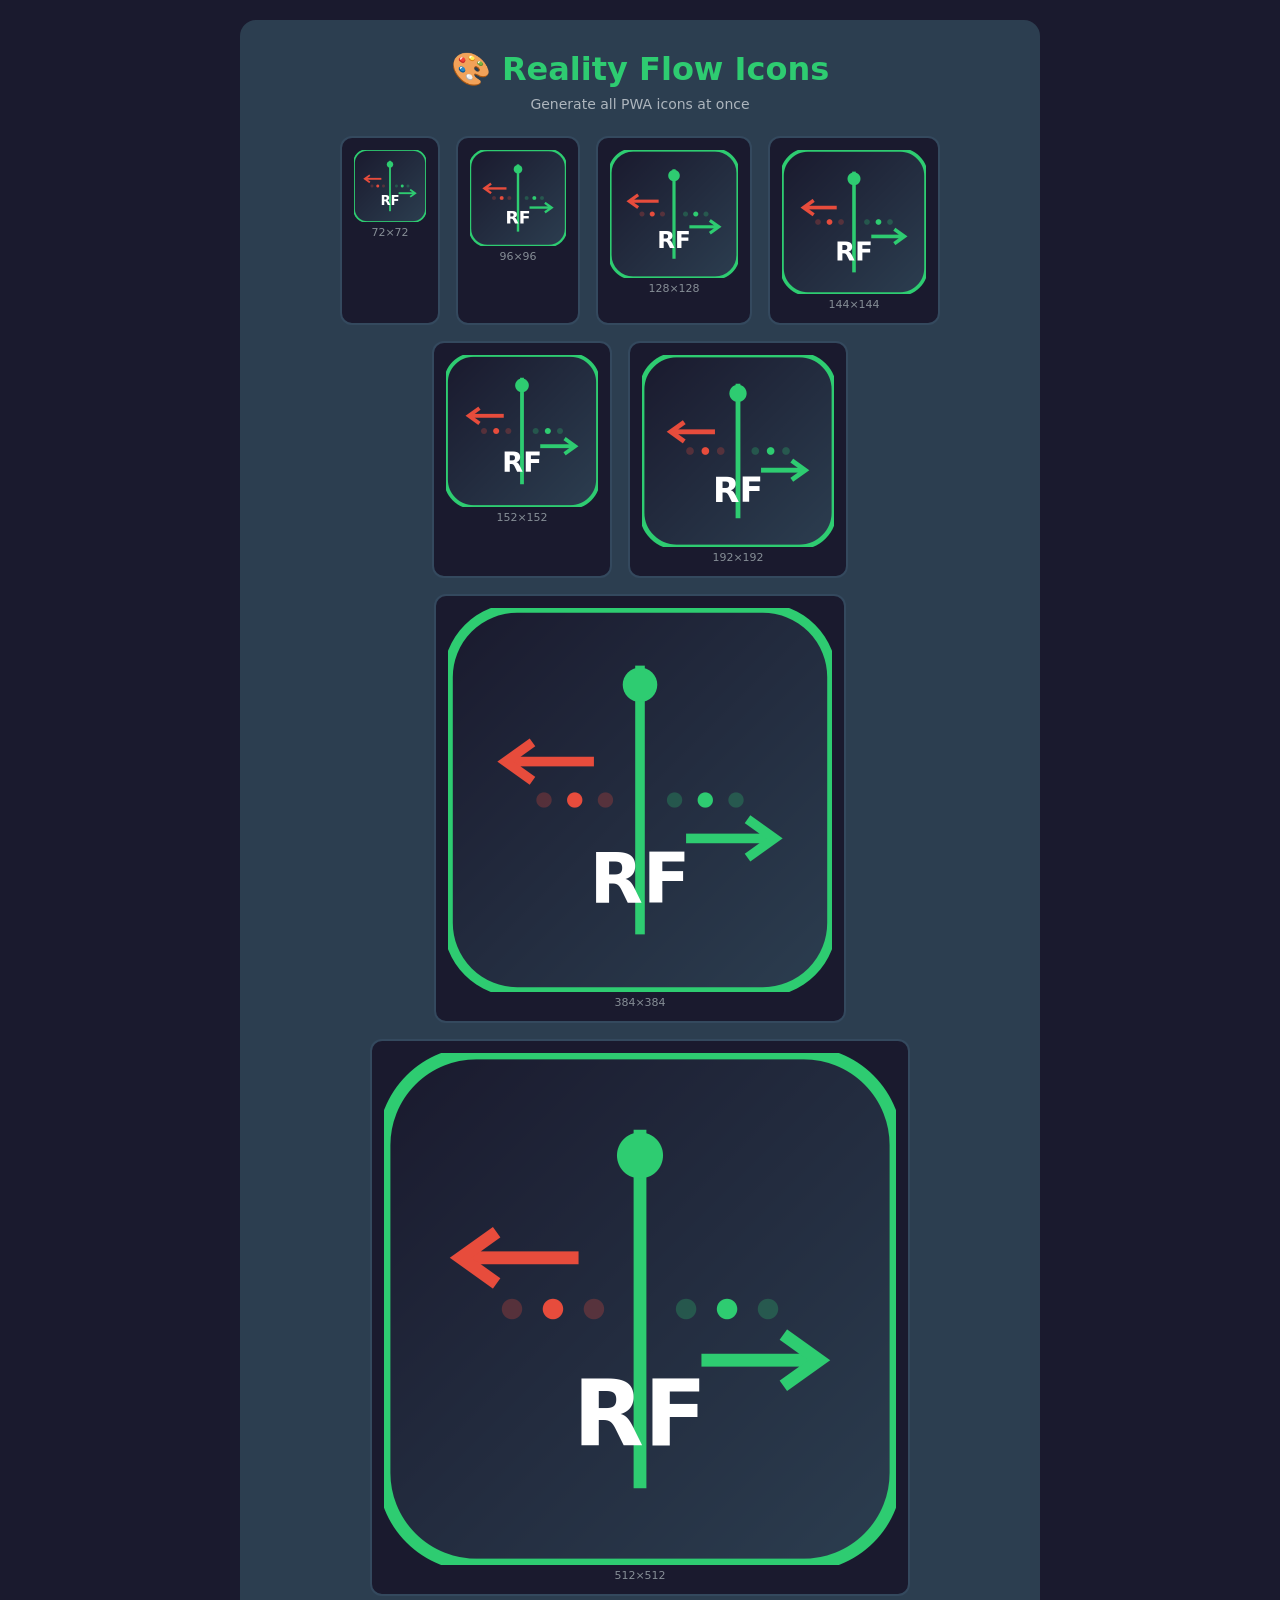
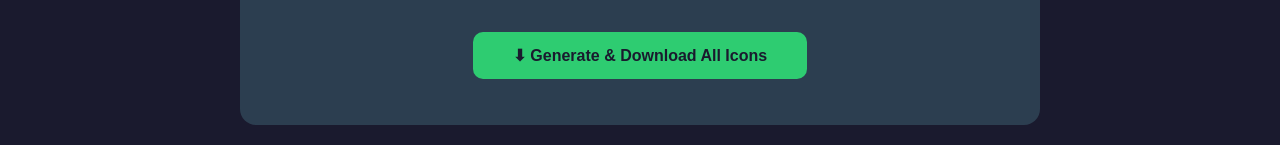
<file: icons/icon-generator.html>
<!DOCTYPE html>
<html lang="en">
<head>
    <meta charset="UTF-8">
    <meta name="viewport" content="width=device-width, initial-scale=1.0">
    <title>Reality Flow - Icon Generator</title>
    <style>
        * { margin: 0; padding: 0; box-sizing: border-box; }
        body {
            font-family: system-ui, -apple-system, sans-serif;
            background: #1a1a2e;
            color: white;
            display: flex;
            justify-content: center;
            align-items: center;
            min-height: 100vh;
            padding: 20px;
        }
        .container {
            background: #2c3e50;
            border-radius: 16px;
            padding: 30px;
            max-width: 800px;
            width: 100%;
            text-align: center;
        }
        h1 { color: #2ecc71; margin-bottom: 8px; }
        .subtitle { color: #adb5bd; margin-bottom: 24px; font-size: 14px; }
        .icon-preview {
            display: flex;
            flex-wrap: wrap;
            justify-content: center;
            gap: 16px;
            margin: 20px 0;
        }
        .icon-item {
            background: #1a1a2e;
            border-radius: 12px;
            padding: 12px;
            text-align: center;
            border: 2px solid #34495e;
        }
        .icon-item canvas {
            display: block;
            margin: 0 auto;
            border-radius: 8px;
        }
        .icon-item .size {
            font-size: 11px;
            color: #868e96;
            margin-top: 4px;
        }
        .download-btn {
            background: #2ecc71;
            color: #1a1a2e;
            border: none;
            padding: 14px 40px;
            border-radius: 10px;
            font-size: 16px;
            font-weight: 600;
            cursor: pointer;
            transition: all 0.3s;
            margin-top: 16px;
        }
        .download-btn:hover {
            background: #27ae60;
            transform: scale(1.02);
        }
        .progress {
            margin-top: 16px;
            color: #f39c12;
            font-size: 14px;
        }
        .zip-info {
            background: #1a1a2e;
            padding: 16px;
            border-radius: 8px;
            margin-top: 16px;
            text-align: left;
            font-size: 13px;
            color: #adb5bd;
            display: none;
        }
        .zip-info code {
            color: #2ecc71;
            background: #0f0f1a;
            padding: 2px 8px;
            border-radius: 4px;
            font-size: 12px;
        }
        .success {
            color: #2ecc71;
            font-weight: 600;
            display: none;
            margin-top: 12px;
        }
    </style>
</head>
<body>
    <div class="container">
        <h1>🎨 Reality Flow Icons</h1>
        <p class="subtitle">Generate all PWA icons at once</p>
        
        <div id="iconPreview" class="icon-preview"></div>
        
        <button id="generateBtn" class="download-btn">⬇ Generate & Download All Icons</button>
        <div id="progress" class="progress"></div>
        <div id="success" class="success">✅ All icons generated successfully!</div>
        <div id="zipInfo" class="zip-info"></div>
    </div>

    <script>
        const SIZES = [72, 96, 128, 144, 152, 192, 384, 512];
        
        function drawIcon(canvas, size) {
            const ctx = canvas.getContext('2d');
            const dpr = 2;
            canvas.width = size * dpr;
            canvas.height = size * dpr;
            canvas.style.width = size + 'px';
            canvas.style.height = size + 'px';
            ctx.scale(dpr, dpr);
            
            // Background - gradient
            const gradient = ctx.createLinearGradient(0, 0, size, size);
            gradient.addColorStop(0, '#1a1a2e');
            gradient.addColorStop(1, '#2c3e50');
            ctx.fillStyle = gradient;
            ctx.beginPath();
            ctx.roundRect(0, 0, size, size, size * 0.18);
            ctx.fill();
            
            // Border
            ctx.strokeStyle = '#2ecc71';
            ctx.lineWidth = size * 0.025;
            ctx.beginPath();
            ctx.roundRect(0, 0, size, size, size * 0.18);
            ctx.stroke();
            
            // Timeline line (center)
            ctx.beginPath();
            ctx.moveTo(size * 0.5, size * 0.15);
            ctx.lineTo(size * 0.5, size * 0.85);
            ctx.strokeStyle = '#2ecc71';
            ctx.lineWidth = size * 0.025;
            ctx.stroke();
            
            // Origin dot
            ctx.beginPath();
            ctx.arc(size * 0.5, size * 0.2, size * 0.045, 0, Math.PI * 2);
            ctx.fillStyle = '#2ecc71';
            ctx.fill();
            
            // Left arrow (friction)
            ctx.beginPath();
            ctx.moveTo(size * 0.15, size * 0.4);
            ctx.lineTo(size * 0.38, size * 0.4);
            ctx.strokeStyle = '#e74c3c';
            ctx.lineWidth = size * 0.025;
            ctx.stroke();
            ctx.beginPath();
            ctx.moveTo(size * 0.22, size * 0.35);
            ctx.lineTo(size * 0.15, size * 0.4);
            ctx.lineTo(size * 0.22, size * 0.45);
            ctx.strokeStyle = '#e74c3c';
            ctx.lineWidth = size * 0.025;
            ctx.stroke();
            
            // Right arrow (support)
            ctx.beginPath();
            ctx.moveTo(size * 0.85, size * 0.6);
            ctx.lineTo(size * 0.62, size * 0.6);
            ctx.strokeStyle = '#2ecc71';
            ctx.lineWidth = size * 0.025;
            ctx.stroke();
            ctx.beginPath();
            ctx.moveTo(size * 0.78, size * 0.55);
            ctx.lineTo(size * 0.85, size * 0.6);
            ctx.lineTo(size * 0.78, size * 0.65);
            ctx.strokeStyle = '#2ecc71';
            ctx.lineWidth = size * 0.025;
            ctx.stroke();
            
            // Small indicators
            // Friction dots (left)
            for (let i = 0; i < 3; i++) {
                ctx.beginPath();
                ctx.arc(size * 0.25 + i * size * 0.08, size * 0.5, size * 0.02, 0, Math.PI * 2);
                ctx.fillStyle = i === 1 ? '#e74c3c' : '#e74c3c44';
                ctx.fill();
            }
            
            // Support dots (right)
            for (let i = 0; i < 3; i++) {
                ctx.beginPath();
                ctx.arc(size * 0.75 - i * size * 0.08, size * 0.5, size * 0.02, 0, Math.PI * 2);
                ctx.fillStyle = i === 1 ? '#2ecc71' : '#2ecc7144';
                ctx.fill();
            }
            
            // "RF" text
            ctx.fillStyle = 'white';
            ctx.font = `bold ${size * 0.18}px system-ui, sans-serif`;
            ctx.textAlign = 'center';
            ctx.textBaseline = 'middle';
            ctx.fillText('RF', size * 0.5, size * 0.72);
        }

        // Polyfill roundRect if needed
        if (!CanvasRenderingContext2D.prototype.roundRect) {
            CanvasRenderingContext2D.prototype.roundRect = function(x, y, w, h, r) {
                if (r > w/2) r = w/2;
                if (r > h/2) r = h/2;
                this.moveTo(x + r, y);
                this.lineTo(x + w - r, y);
                this.quadraticCurveTo(x + w, y, x + w, y + r);
                this.lineTo(x + w, y + h - r);
                this.quadraticCurveTo(x + w, y + h, x + w - r, y + h);
                this.lineTo(x + r, y + h);
                this.quadraticCurveTo(x, y + h, x, y + h - r);
                this.lineTo(x, y + r);
                this.quadraticCurveTo(x, y, x + r, y);
            };
        }

        function previewIcons() {
            const container = document.getElementById('iconPreview');
            container.innerHTML = '';
            SIZES.forEach(size => {
                const div = document.createElement('div');
                div.className = 'icon-item';
                const canvas = document.createElement('canvas');
                canvas.id = `preview-${size}`;
                drawIcon(canvas, size);
                const label = document.createElement('div');
                label.className = 'size';
                label.textContent = `${size}×${size}`;
                div.appendChild(canvas);
                div.appendChild(label);
                container.appendChild(div);
            });
        }

        async function generateAndDownload() {
            const btn = document.getElementById('generateBtn');
            const progress = document.getElementById('progress');
            const success = document.getElementById('success');
            const zipInfo = document.getElementById('zipInfo');
            
            btn.disabled = true;
            btn.textContent = '⏳ Generating...';
            progress.textContent = 'Creating icons...';
            
            try {
                // Create all icons
                const icons = {};
                for (let i = 0; i < SIZES.length; i++) {
                    const size = SIZES[i];
                    progress.textContent = `Generating ${size}×${size}... (${i + 1}/${SIZES.length})`;
                    
                    const canvas = document.createElement('canvas');
                    drawIcon(canvas, size);
                    
                    // Export as PNG
                    const dataUrl = canvas.toDataURL('image/png');
                    const blob = await fetch(dataUrl).then(r => r.blob());
                    const base64 = await blobToBase64(blob);
                    icons[`icon-${size}.png`] = base64;
                }
                
                // Create a simple HTML manifest for manual download
                const manifest = {
                    name: 'Reality Flow',
                    short_name: 'RealityFlow',
                    description: 'Track your venture\'s interaction with reality',
                    start_url: '/',
                    display: 'standalone',
                    orientation: 'portrait',
                    background_color: '#1a1a2e',
                    theme_color: '#1a1a2e',
                    icons: SIZES.map(size => ({
                        src: `icons/icon-${size}.png`,
                        sizes: `${size}x${size}`,
                        type: 'image/png',
                        purpose: 'any maskable'
                    }))
                };
                
                // Generate download links for each icon
                const container = document.getElementById('iconPreview');
                container.innerHTML = '';
                
                Object.keys(icons).forEach(filename => {
                    const div = document.createElement('div');
                    div.className = 'icon-item';
                    const img = document.createElement('img');
                    img.src = icons[filename];
                    img.style.width = '64px';
                    img.style.height = '64px';
                    img.style.borderRadius = '8px';
                    const label = document.createElement('div');
                    label.className = 'size';
                    label.textContent = filename;
                    div.appendChild(img);
                    div.appendChild(label);
                    container.appendChild(div);
                });
                
                // Show download instructions
                zipInfo.style.display = 'block';
                zipInfo.innerHTML = `
                    <strong>📥 Download Instructions:</strong><br><br>
                    1. Right-click each icon above and select "Save Image As..."<br>
                    2. Save all icons to a folder named <code>icons/</code><br>
                    3. Copy this manifest.json:<br><br>
                    <code style="display:block;white-space:pre-wrap;font-size:11px;background:#0f0f1a;padding:12px;border-radius:6px;overflow:auto;max-height:200px;">${JSON.stringify(manifest, null, 2)}</code>
                    <br>
                    4. Save the manifest as <code>manifest.json</code> in your root folder
                `;
                
                success.style.display = 'block';
                progress.textContent = '✅ All icons ready!';
                btn.textContent = '⬇ Download All (Click each icon above)';
                btn.disabled = false;
                
                // Also offer a zip download using JSZip if available
                // For simplicity, we provide individual downloads
                // Create download buttons for each icon
                const downloadRow = document.createElement('div');
                downloadRow.style.cssText = 'display:flex;flex-wrap:wrap;gap:8px;justify-content:center;margin-top:12px;';
                Object.keys(icons).forEach(filename => {
                    const a = document.createElement('a');
                    a.href = icons[filename];
                    a.download = filename;
                    a.textContent = filename;
                    a.style.cssText = 'background:#34495e;color:white;padding:6px 12px;border-radius:6px;font-size:12px;text-decoration:none;cursor:pointer;';
                    downloadRow.appendChild(a);
                });
                container.parentNode.insertBefore(downloadRow, container.nextSibling);
                
                // Also offer manifest download
                const manifestBlob = new Blob([JSON.stringify(manifest, null, 2)], { type: 'application/json' });
                const manifestUrl = URL.createObjectURL(manifestBlob);
                const manifestLink = document.createElement('a');
                manifestLink.href = manifestUrl;
                manifestLink.download = 'manifest.json';
                manifestLink.textContent = '⬇ Download manifest.json';
                manifestLink.style.cssText = 'display:inline-block;background:#3498db;color:white;padding:10px 24px;border-radius:8px;text-decoration:none;margin-top:12px;font-size:14px;';
                document.querySelector('.container').appendChild(manifestLink);
                
            } catch (error) {
                progress.textContent = '❌ Error: ' + error.message;
                btn.textContent = '⬇ Try Again';
                btn.disabled = false;
            }
        }

        function blobToBase64(blob) {
            return new Promise((resolve, reject) => {
                const reader = new FileReader();
                reader.onload = () => resolve(reader.result);
                reader.onerror = reject;
                reader.readAsDataURL(blob);
            });
        }

        // Initialize
        previewIcons();
        document.getElementById('generateBtn').addEventListener('click', generateAndDownload);
    </script>
</body>
</html>
</file>
